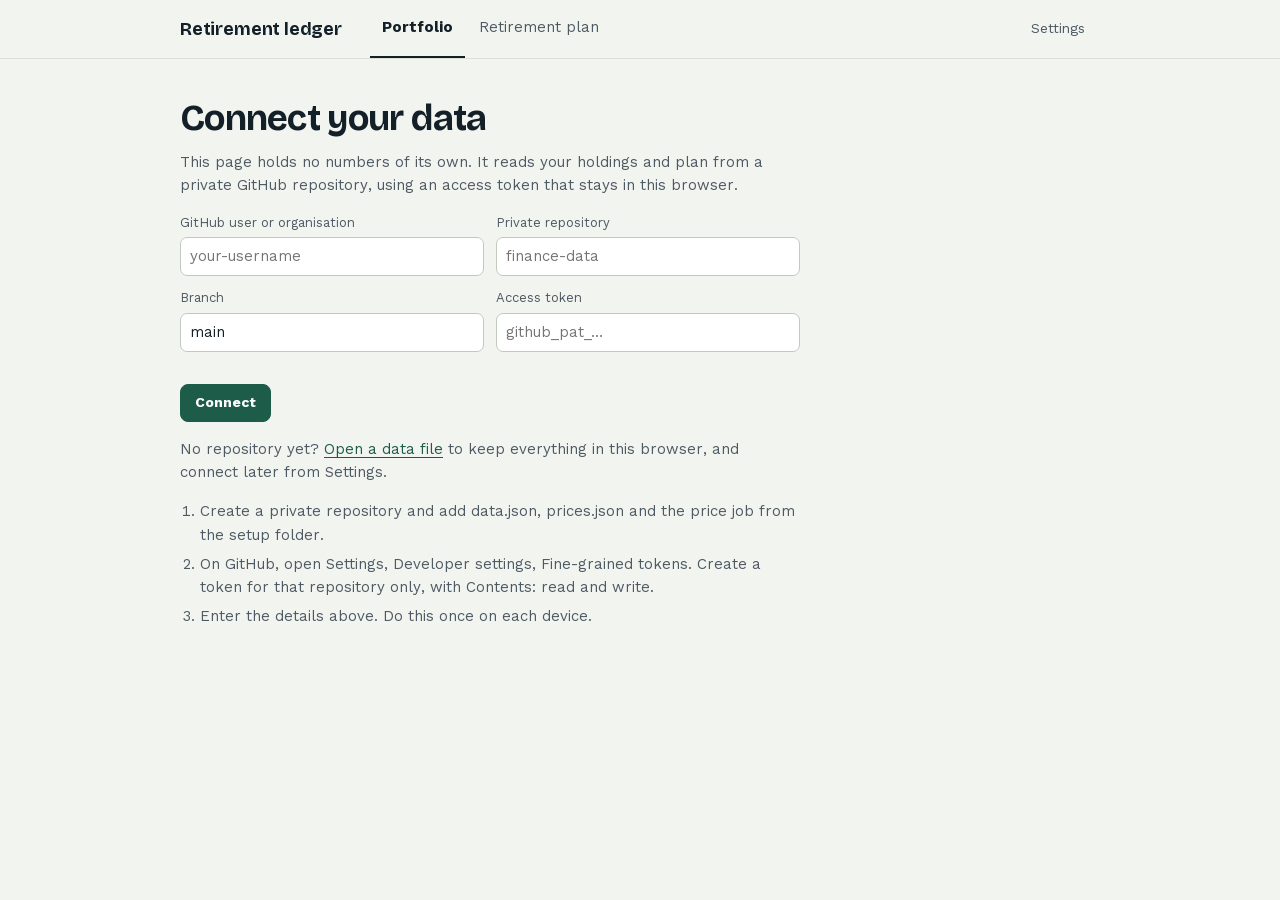
<file: finance/index.html>
<!doctype html>
<html lang="en">
<head>
<meta charset="utf-8">
<meta name="viewport" content="width=device-width, initial-scale=1">
<meta name="robots" content="noindex, nofollow">
<meta http-equiv="Content-Security-Policy" content="default-src 'none'; script-src 'self'; style-src 'self'; connect-src https://api.github.com; img-src 'self' data:; font-src 'self'; base-uri 'none'; form-action 'none'">
<title>Retirement ledger</title>
<link rel="stylesheet" href="style.css?v=20261128r">
</head>
<body>
<header class="top">
  <div class="top-in">
    <h1 class="brand">Retirement ledger</h1>
    <nav class="tabs" aria-label="Sections">
      <button type="button" class="tab" data-action="tab" data-tab="portfolio" aria-current="page">Portfolio</button>
      <button type="button" class="tab" data-action="tab" data-tab="plan">Retirement plan</button>
    </nav>
    <div class="top-right">
      <span id="status" class="status" role="status" aria-live="polite"></span>
      <button type="button" id="save" class="btn primary" data-action="save" hidden>Save changes</button>
      <button type="button" class="btn quiet" data-action="settings">Settings</button>
    </div>
  </div>
</header>
<main id="app"><p class="loading">Loading…</p></main>
<div id="tip" class="tip" hidden></div>
<dialog id="dlg"></dialog>
<noscript><p class="loading">This page needs JavaScript.</p></noscript>
<script src="calc.js?v=20261128r"></script>
<script src="portfolio.js?v=20261128r"></script>
<script src="core.js?v=20261128r"></script>
<script src="view-portfolio.js?v=20261128r"></script>
<script src="view-plan.js?v=20261128r"></script>
<script src="dialogs.js?v=20261128r"></script>
<script src="app.js?v=20261128r"></script>
</body>
</html>
</file>
<file: finance/style.css>
/* Retirement ledger.
 * Ledger-paper green-grey, slate ink, bottle green for actions and progress.
 * Bricolage Grotesque sets the headline, headings and big figures; Work Sans does everything else.
 * Sections sit on the paper, not in cards; the mix strips are the one bold element. */
@font-face { font-family: "Bricolage"; src: url("fonts/BricolageGrotesque-Regular.woff") format("woff"); font-weight: 300 500; font-display: swap; }
@font-face { font-family: "Bricolage"; src: url("fonts/BricolageGrotesque-Bold.woff") format("woff"); font-weight: 600 800; font-display: swap; }
@font-face { font-family: "Work Sans"; src: url("fonts/WorkSans-Regular.woff") format("woff"); font-weight: 300 500; font-display: swap; }
@font-face { font-family: "Work Sans"; src: url("fonts/WorkSans-Bold.woff") format("woff"); font-weight: 600 800; font-display: swap; }

:root {
  color-scheme: light;
  --paper: #f2f4f0; --surface: #ffffff; --sunk: #e6eae3;
  --ink: #142028; --ink2: #4e5a63; --ink3: #75808a; --rule: #dbe0d7; --rule2: #c2cabf;
  --accent: #1d5c48; --accent-ink: #ffffff; --accent-soft: #dfede6; --accent-hover: #164a3a;
  --s1: #2a78d6; --s2: #eb6834; --s3: #1baf7a; --neutral: #98a19a;
  --up: #17693d; --down: #a8321f; --warn: #7a4a00; --warn-bg: #fbefd6;
  --display: "Bricolage", "Avenir Next", "Segoe UI", system-ui, sans-serif;
  --sans: "Work Sans", "Segoe UI", Roboto, system-ui, sans-serif;
  --gap: 48px;
}
@media (prefers-color-scheme: dark) {
  :root {
    color-scheme: dark;
    --paper: #131b1e; --surface: #1a2428; --sunk: #202c30;
    --ink: #e9ede8; --ink2: #b3bcb6; --ink3: #87918b; --rule: #2a363a; --rule2: #3b484c;
    --accent: #6cc3a2; --accent-ink: #0c1c16; --accent-soft: #1d3029; --accent-hover: #86d2b5;
    --s1: #3987e5; --s2: #d95926; --s3: #199e70; --neutral: #6c7671;
    --up: #6fcf97; --down: #f08a7a; --warn: #f0c36a; --warn-bg: #2d2617;
  }
}
* { box-sizing: border-box; }
html { -webkit-text-size-adjust: 100%; }
body { margin: 0; background: var(--paper); color: var(--ink); font: 15px/1.55 var(--sans); font-variant-numeric: tabular-nums lining-nums; -webkit-font-smoothing: antialiased; }
h1, h2, h3, p, dl { margin: 0; }
button, input, select, textarea { font: inherit; color: inherit; }
:focus-visible { outline: 2px solid var(--accent); outline-offset: 2px; border-radius: 4px; }
a { color: var(--accent); }

/* Header */
.top { background: var(--paper); border-bottom: 1px solid var(--rule); position: sticky; top: 0; z-index: 5; }
.top-in { max-width: 960px; margin: 0 auto; padding: 0 20px; display: flex; align-items: center; gap: 28px; flex-wrap: wrap; min-height: 58px; }
.brand { font: 700 18px/1 var(--display); letter-spacing: -.01em; }
.tabs { display: flex; gap: 2px; align-self: stretch; }
.tab { background: none; border: 0; border-bottom: 2px solid transparent; padding: 0 12px; cursor: pointer; color: var(--ink2); min-height: 58px; }
.tab:hover { color: var(--ink); }
.tab[aria-current="page"] { color: var(--ink); border-bottom-color: var(--ink); font-weight: 600; }
.top-right { margin-left: auto; display: flex; align-items: center; gap: 10px; padding: 8px 0; }
.status { font-size: 13px; color: var(--ink3); }
.status.err { color: var(--down); }

main { max-width: 960px; margin: 0 auto; padding: 40px 20px 96px; }
.loading { color: var(--ink3); padding: 40px 0; }

/* Buttons */
.btn { border: 1px solid var(--rule2); background: var(--surface); border-radius: 8px; padding: 7px 14px; cursor: pointer; font-weight: 600; font-size: 14px; white-space: nowrap; }
.btn:hover { border-color: var(--ink3); }
.btn.primary { background: var(--accent); border-color: var(--accent); color: var(--accent-ink); }
.btn.primary:hover { background: var(--accent-hover); border-color: var(--accent-hover); }
.btn.quiet { border-color: transparent; background: none; color: var(--ink2); font-weight: 400; }
.btn.quiet:hover { background: var(--sunk); color: var(--ink); }
.btn.small { padding: 3px 9px; font-size: 13px; }
.btn.danger { color: var(--down); }
.btn[disabled] { opacity: .5; cursor: default; }
.linkbtn { background: none; border: 0; padding: 0; color: var(--accent); cursor: pointer; text-decoration: underline; text-decoration-thickness: 1px; text-underline-offset: 3px; }
.linkbtn:hover { text-decoration-thickness: 2px; }
.linkbtn.small { font-size: 13px; margin-left: 8px; }

/* Hero: where we stand against the target */
.hero { padding: 0 0 36px; }
.hero-line { font: 400 clamp(30px, 5.2vw, 50px)/1.08 var(--display); letter-spacing: -.02em; max-width: 17em; color: var(--ink2); }
.hero-line b { font-weight: 700; color: var(--ink); }
.rail { position: relative; margin: 26px 0 0; }
.rail-track { height: 30px; background: var(--sunk); border-radius: 8px; overflow: hidden; }
.rail-fill { height: 100%; background: var(--accent); border-radius: 8px; width: 0; position: relative; }
.rail-pct { position: absolute; top: 0; height: 30px; display: flex; align-items: center; font: 700 14px/1 var(--display); color: var(--accent-ink); transform: translateX(calc(-100% - 10px)); white-space: nowrap; }
.rail-pct.out { color: var(--ink); transform: translateX(10px); }
.facts { display: flex; flex-wrap: wrap; gap: 14px 48px; margin-top: 22px; }
.fact dt { font-size: 13px; color: var(--ink3); }
.fact dd { margin: 2px 0 0; font: 700 22px/1.2 var(--display); letter-spacing: -.01em; }
.fact small { font: 400 13px var(--sans); color: var(--ink3); margin-left: 6px; letter-spacing: 0; }
.proj { margin-top: 20px; color: var(--ink2); }
.proj b { color: var(--ink); }
.inline-form { display: flex; gap: 12px; flex-wrap: wrap; align-items: flex-start; margin: 16px 0 10px; }
.inline-form .field { width: 150px; }
.inline-form .check { padding-top: 26px; }
.inline-form input[type="number"] { height: 38px; }

/* Who's view, and the two actions */
.seg { display: inline-flex; background: var(--sunk); border-radius: 9px; padding: 3px; gap: 2px; }
.seg button { border: 0; background: none; padding: 5px 14px; border-radius: 7px; cursor: pointer; color: var(--ink2); }
.seg button:hover { color: var(--ink); }
.seg button[aria-pressed="true"] { background: var(--surface); color: var(--ink); font-weight: 600; box-shadow: 0 1px 2px rgba(20, 32, 40, .12); }
.bar-row { display: flex; align-items: center; gap: 10px; flex-wrap: wrap; padding: 18px 0; border-top: 1px solid var(--rule); border-bottom: 1px solid var(--rule); }
.bar-row .grow { flex: 1; }

/* Sections sit on the paper */
.block { margin: var(--gap) 0 0; }
.block > header { display: flex; align-items: baseline; gap: 12px; flex-wrap: wrap; margin-bottom: 14px; }
.block h2 { font: 700 22px/1.25 var(--display); letter-spacing: -.01em; }
.block header .sub { color: var(--ink3); font-size: 13.5px; }
.block header .right { margin-left: auto; display: flex; gap: 8px; flex-wrap: wrap; align-items: baseline; }
.pf-xirr { font: 700 17px/1.25 var(--display); color: var(--ink); letter-spacing: -.005em; }
.cols { display: grid; grid-template-columns: 1fr 1fr; gap: 32px; }
@media (max-width: 860px) { .cols { grid-template-columns: 1fr; } }

/* Tables */
.scroll { overflow-x: auto; }
table { border-collapse: collapse; width: 100%; }
th, td { text-align: left; padding: 9px 12px 9px 0; border-bottom: 1px solid var(--rule); vertical-align: baseline; }
th { font-weight: 400; font-size: 13px; color: var(--ink3); white-space: nowrap; padding-top: 0; }
td.n, th.n { text-align: right; padding-right: 0; padding-left: 12px; white-space: nowrap; }
td.n + td:not(.n), th.n + th:not(.n) { padding-left: 20px; }
tr:last-child > td { border-bottom: 0; }
tr.group > td { font-weight: 600; padding-top: 22px; border-bottom-color: var(--rule2); }
tr.total > td { font-weight: 600; border-top: 1px solid var(--rule2); }
tr.sub > td:first-child { padding-left: 18px; }
tr.now > td { background: var(--accent-soft); }
td .dim, .dim { color: var(--ink3); font-size: 13px; }
.up { color: var(--up); } .down { color: var(--down); }
.nowrap { white-space: nowrap; }
.swatch { display: inline-block; width: 10px; height: 10px; border-radius: 3px; margin-right: 9px; }
.swatch.c-cash { background: transparent; box-shadow: inset 0 0 0 1.5px var(--ink3); }
.c-1 { background: var(--s1); } .c-2 { background: var(--s2); } .c-3 { background: var(--s3); } .c-one { background: var(--accent); } .c-none { background: var(--neutral); }

/* Mix: weight above target in amber, below in blue, each with an arrow */
:root { --over: #a35400; --under: #2a55b8; }
@media (prefers-color-scheme: dark) { :root { --over: #f0b35a; --under: #8fb0ff; } }
.mix-h { font: 700 17px/1.3 var(--display); margin: 34px 0 6px; padding-bottom: 8px; border-bottom: 1px solid var(--rule2); }
.mix-h .sub { font: 700 14px/1.3 var(--display); color: var(--ink); margin-left: 8px; }
table.mixt tr.sub td { font-size: 14px; color: var(--ink2); padding-top: 6px; padding-bottom: 6px; }
table.mixt tr.sub td:first-child { padding-left: 22px; }
table.mixt th.n, table.mixt td.n { width: 104px; }
table.mixt td.nav { color: var(--ink3); font-size: 14px; }
table.mixt th.nav, table.mixt td.nav { width: 120px; }
table.mixt th.xirr, table.mixt td.xirr { width: 88px; }
table.mixt td.xirr { color: var(--ink2); font-size: 14px; }
.usd { font-size: 12px; color: var(--ink3); opacity: .8; margin-left: 4px; }
.nav-inline { display: none; }
/* Phones: the NAV moves under the fund's name, so the figures keep their room */
@media (max-width: 640px) {
  table.mixt th.n, table.mixt td.n { width: auto; } table.mixt td.n { padding-left: 8px; }
  table.mixt th.nav, table.mixt td.nav, table.mixt th.xirr, table.mixt td.xirr { display: none; }
  .nav-inline .xi.gap { margin-left: 10px; }
  .nav-inline { display: block; font-size: 12px; color: var(--ink3); margin-top: 1px; white-space: nowrap; }
}
.w.over, .w.under { font-weight: 700; }
.w.over { color: var(--over); } .w.under { color: var(--under); }
td .w::after { content: ' \25B2'; font-size: .7em; vertical-align: .12em; visibility: hidden; }
td .w.over::after { content: ' \25B2'; visibility: visible; }
td .w.under::after { content: ' \25BC'; visibility: visible; }

/* Folded sections: one line each until opened */
details.fold { margin: 0; border-bottom: 1px solid var(--rule); }
details.fold:first-of-type, .block + details.fold, section + details.fold { margin-top: var(--gap); border-top: 1px solid var(--rule); }
details.fold + details.fold { margin-top: 0; border-top: 0; }
details.fold > summary { list-style: none; cursor: pointer; display: grid; grid-template-columns: auto minmax(0, 1fr) auto; align-items: baseline; gap: 14px; padding: 18px 0; }
details.fold > summary .sub { color: var(--ink3); font-size: 13.5px; }
details.fold > summary::-webkit-details-marker { display: none; }
details.fold > summary h2 { font: 700 19px/1.25 var(--display); }
details.fold > summary::after { content: 'Show'; grid-column: 3; font-size: 14px; color: var(--accent); }
details.fold[open] > summary::after { content: 'Hide'; }
details.fold > summary:hover h2 { color: var(--accent); }
details.fold[open] { padding-bottom: 22px; }
.filters { display: flex; gap: 8px; flex-wrap: wrap; margin-bottom: 10px; }
.filters select { width: auto; max-width: 260px; }

.note { background: var(--warn-bg); color: var(--warn); border-radius: 8px; padding: 10px 14px; margin-bottom: 18px; font-size: 14px; }
.note .linkbtn { color: inherit; }
.empty { color: var(--ink3); padding: 8px 0; }

/* Charts */
.chart { position: relative; }
.chart svg { display: block; width: 100%; height: auto; overflow: visible; }
.chart text { font: 11.5px var(--sans); fill: var(--ink3); }
.chart .grid { stroke: var(--rule); stroke-width: 1; }
.chart .axis { stroke: var(--rule2); stroke-width: 1; }
.chart .hit { fill: transparent; }
.f-1 { fill: var(--s1); } .f-2 { fill: var(--s2); } .f-3 { fill: var(--s3); } .f-one { fill: var(--accent); }
.chart .mark { stroke: var(--ink3); stroke-width: 1; stroke-dasharray: 2 3; }
.chart .dot { fill: var(--s3); stroke: var(--paper); stroke-width: 2; }
.chart .line { stroke-width: 2; stroke-linejoin: round; } .chart .l-a { stroke: var(--s3); } .chart .l-b { stroke: var(--neutral); stroke-dasharray: 5 4; }
.chart .lbl { fill: var(--ink2); font-weight: 600; }
.legend { display: flex; flex-wrap: wrap; gap: 4px 18px; font-size: 13px; color: var(--ink2); margin: 4px 0 10px; }
.tip { position: fixed; z-index: 20; pointer-events: none; background: var(--ink); color: var(--paper); border-radius: 8px; padding: 8px 11px; font-size: 12.5px; line-height: 1.45; max-width: 280px; box-shadow: 0 6px 20px rgba(0, 0, 0, .2); }
.tip b { font-weight: 600; }
.tip .row { display: flex; justify-content: space-between; gap: 14px; }

/* Plan tab: the inputs are a form panel; the results sit on the paper */
.plan { display: grid; grid-template-columns: minmax(280px, 340px) 1fr; gap: 40px; align-items: start; }
.plan > * { min-width: 0; }
.plan-out > .hero, #plan-out > .hero { padding-bottom: 8px; }
#plan-out > .block:first-of-type { margin-top: 32px; }
#plan-out .hero-line { font-size: clamp(26px, 3.4vw, 38px); line-height: 1.12; }
@media (max-width: 940px) { .plan { grid-template-columns: 1fr; } }
.plan-in details { background: var(--surface); border: 1px solid var(--rule); border-radius: 10px; margin-bottom: 8px; }
.plan-in summary { cursor: pointer; padding: 13px 16px; font: 700 15.5px var(--display); }
.plan-in .body { padding: 2px 16px 16px; }
.fields { display: grid; grid-template-columns: 1fr 1fr; gap: 12px 12px; align-items: start; }
.fields.three { grid-template-columns: 1fr 1fr 1fr; }
.field { display: flex; flex-direction: column; gap: 4px; min-width: 0; }
.field.wide { grid-column: 1 / -1; }
.field > span { font-size: 13px; color: var(--ink2); }
.field small { font-size: 12px; color: var(--ink3); min-height: 1em; }
input[type="text"], input[type="number"], input[type="date"], input[type="password"], select, textarea {
  border: 1px solid var(--rule2); background: var(--surface); border-radius: 7px; padding: 7px 9px; width: 100%; min-width: 0; }
input:hover, select:hover { border-color: var(--ink3); }
input[disabled] { background: var(--sunk); color: var(--ink2); border-color: var(--rule); }
input[type="number"] { text-align: right; }
.unit { position: relative; display: block; }
.unit input { padding-right: 26px; }
.unit::after { content: attr(data-unit); position: absolute; right: 9px; top: 50%; transform: translateY(-50%); color: var(--ink3); font-size: 13px; pointer-events: none; }
.check { display: flex; gap: 8px; align-items: center; }
.check input { width: auto; accent-color: var(--accent); }
table.edit td { padding: 4px 6px 4px 0; border-bottom: 0; }
table.edit th { padding-bottom: 4px; border-bottom: 0; }
table.edit input, table.edit select { padding: 5px 7px; font-size: 13.5px; }
table.edit .w-year { width: 76px; } table.edit .w-pct { width: 64px; } table.edit .w-amt { width: 108px; }
table.edit select.who { min-width: 86px; }

/* Dialogs */
dialog { border: 0; border-radius: 14px; padding: 0; background: var(--surface); color: var(--ink); width: min(660px, calc(100vw - 24px)); max-height: calc(100vh - 24px); box-shadow: 0 24px 60px rgba(10, 20, 26, .28); }
dialog.wide { width: min(900px, calc(100vw - 24px)); }
dialog::backdrop { background: rgba(14, 24, 28, .42); }
.dlg-head { display: flex; align-items: center; padding: 20px 22px 0; }
.dlg-head h2 { font: 700 21px var(--display); letter-spacing: -.01em; flex: 1; }
.dlg-body { padding: 16px 22px 6px; }
.dlg-body h3 { font: 700 15.5px var(--display); margin: 22px 0 8px; }
.dlg-body h3:first-child { margin-top: 0; }
.dlg-body p { color: var(--ink2); margin-bottom: 12px; }
.dlg-body .seg { margin-bottom: 8px; flex-wrap: wrap; }
.dlg-foot { display: flex; gap: 10px; justify-content: flex-end; flex-wrap: wrap; padding: 14px 22px 18px; position: sticky; bottom: 0; background: var(--surface); border-top: 1px solid var(--rule); margin-top: 12px; }
.dlg-foot .left { margin-right: auto; }
.choice { display: flex; gap: 8px; flex-wrap: wrap; }
.choice label { border: 1px solid var(--rule2); border-radius: 8px; padding: 7px 16px; cursor: pointer; }
.choice input { position: absolute; opacity: 0; }
.choice input:checked + span { font-weight: 600; }
.choice label:has(input:checked) { background: var(--accent); border-color: var(--accent); color: var(--accent-ink); }
.choice label:has(input:focus-visible) { outline: 2px solid var(--accent); outline-offset: 2px; }
.err { color: var(--down); font-size: 13.5px; min-height: 1.2em; }
code, .mono { font-family: ui-monospace, "SF Mono", Menlo, Consolas, monospace; font-size: 13px; }
textarea.json { min-height: 320px; font-family: ui-monospace, Menlo, Consolas, monospace; font-size: 12.5px; white-space: pre; }

.welcome { max-width: 620px; }
.welcome h2 { font: 700 36px/1.1 var(--display); letter-spacing: -.02em; margin-bottom: 12px; }
.welcome p { color: var(--ink2); margin-bottom: 16px; }
.welcome ol { color: var(--ink2); padding-left: 20px; }
.welcome li { margin-bottom: 6px; }

@media (max-width: 640px) {
  :root { --gap: 40px; }
  main { padding-top: 28px; }
  .top-in { gap: 0 16px; padding-top: 10px; }
  .brand { order: 1; }
  .top-right { order: 2; padding: 0; }
  .tabs { order: 3; width: 100%; margin-left: -12px; }
  .tab { min-height: 44px; }
  .status:not(.err) { display: none; }
  .hero-line { font-size: 31px; }
  .facts { gap: 12px 28px; }
  .fact dd { font-size: 20px; }
  .bar-row .grow { display: none; }
  .scroll > table.wide, .scroll > table.edit { min-width: 600px; }
  td.driftcell { display: none; }
  .fields, .fields.three { grid-template-columns: 1fr 1fr; }
}
@media (prefers-reduced-motion: no-preference) {
  .rail-fill { transition: width .6s cubic-bezier(.2, .7, .2, 1); }
  .drift i { transition: width .35s ease; }
}
</file>
